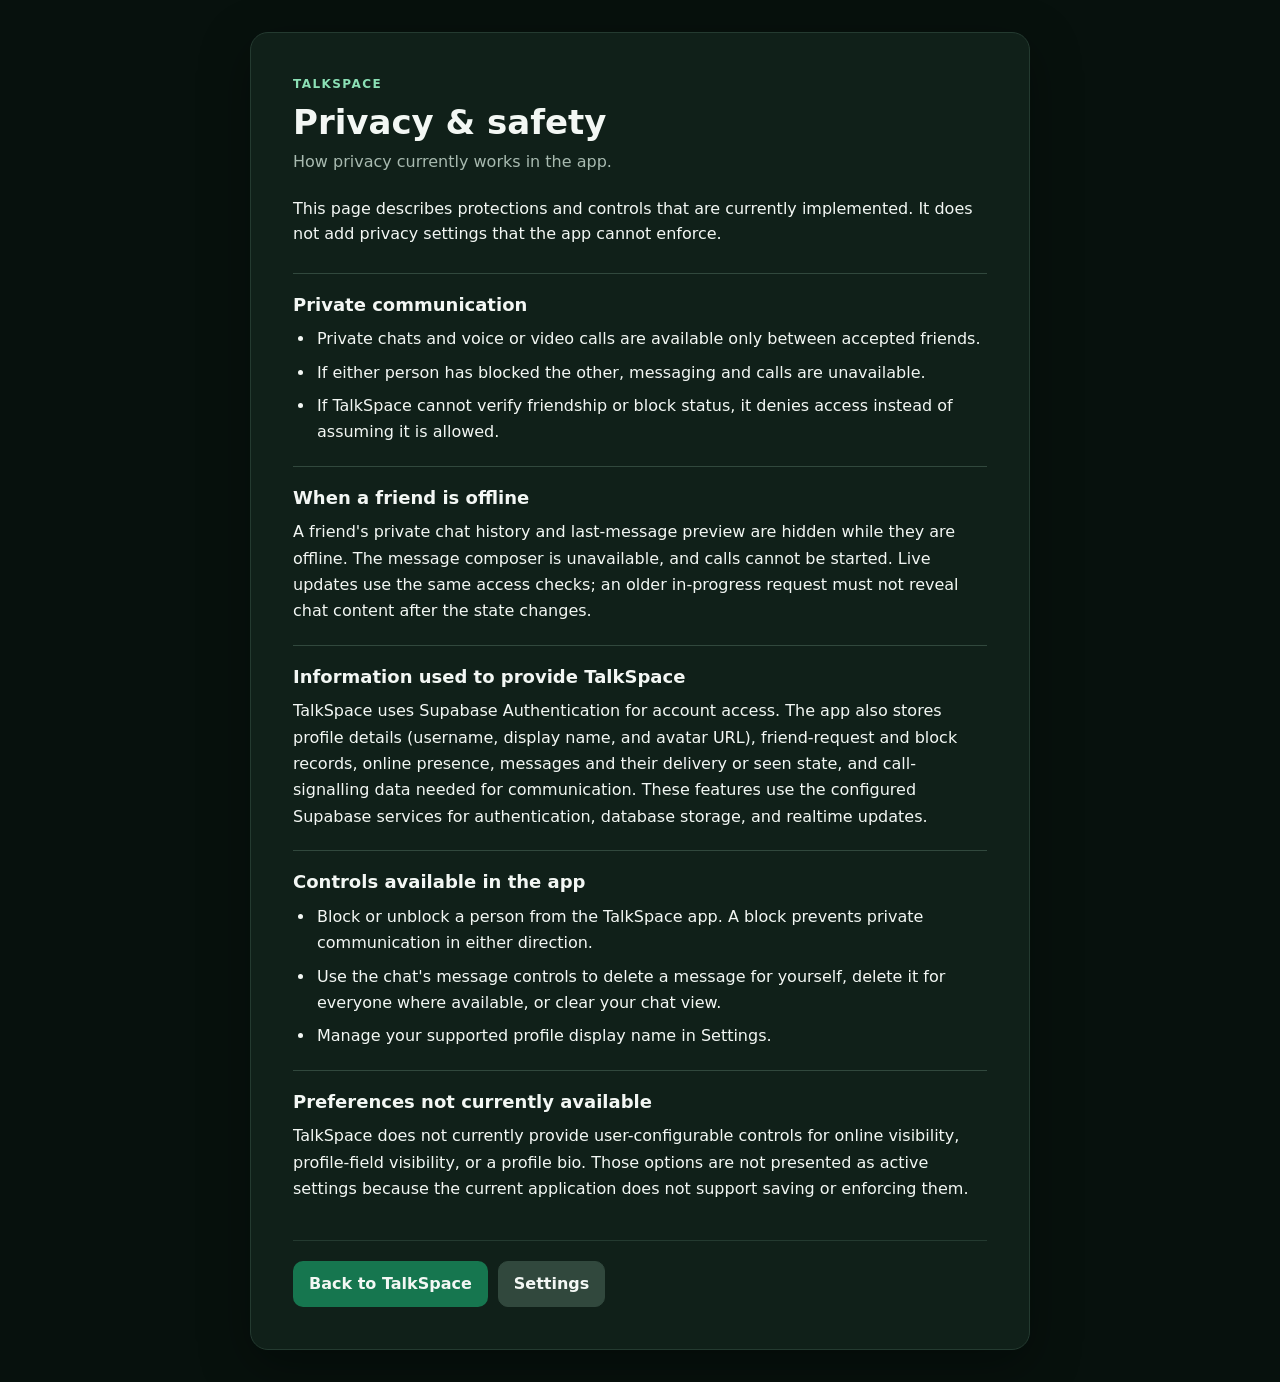
<file: privacy.html>
<!DOCTYPE html>
<html lang="en">

<head>
    <meta charset="UTF-8">
    <meta name="viewport" content="width=device-width, initial-scale=1.0">
    <meta name="theme-color" content="#07110d">
    <title>Privacy - TalkSpace</title>
    <link rel="stylesheet" href="./src/style.css">
</head>

<body class="privacy-page">
    <main class="card privacy-card" aria-labelledby="privacyTitle">
        <header class="privacy-header">
            <p class="privacy-eyebrow">TalkSpace</p>
            <h1 id="privacyTitle">Privacy &amp; safety</h1>
            <p class="subtitle">How privacy currently works in the app.</p>
        </header>

        <p class="privacy-intro">
            This page describes protections and controls that are currently implemented.
            It does not add privacy settings that the app cannot enforce.
        </p>

        <section class="privacy-section" aria-labelledby="privateCommunicationTitle">
            <h2 id="privateCommunicationTitle">Private communication</h2>
            <ul>
                <li>Private chats and voice or video calls are available only between accepted friends.</li>
                <li>If either person has blocked the other, messaging and calls are unavailable.</li>
                <li>If TalkSpace cannot verify friendship or block status, it denies access instead of assuming it is allowed.</li>
            </ul>
        </section>

        <section class="privacy-section" aria-labelledby="offlinePrivacyTitle">
            <h2 id="offlinePrivacyTitle">When a friend is offline</h2>
            <p>
                A friend's private chat history and last-message preview are hidden while they are offline.
                The message composer is unavailable, and calls cannot be started. Live updates use the same
                access checks; an older in-progress request must not reveal chat content after the state changes.
            </p>
        </section>

        <section class="privacy-section" aria-labelledby="informationTitle">
            <h2 id="informationTitle">Information used to provide TalkSpace</h2>
            <p>
                TalkSpace uses Supabase Authentication for account access. The app also stores profile details
                (username, display name, and avatar URL), friend-request and block records, online presence,
                messages and their delivery or seen state, and call-signalling data needed for communication.
                These features use the configured Supabase services for authentication, database storage, and
                realtime updates.
            </p>
        </section>

        <section class="privacy-section" aria-labelledby="controlsTitle">
            <h2 id="controlsTitle">Controls available in the app</h2>
            <ul>
                <li>Block or unblock a person from the TalkSpace app. A block prevents private communication in either direction.</li>
                <li>Use the chat's message controls to delete a message for yourself, delete it for everyone where available, or clear your chat view.</li>
                <li>Manage your supported profile display name in Settings.</li>
            </ul>
        </section>

        <section class="privacy-section" aria-labelledby="unavailableTitle">
            <h2 id="unavailableTitle">Preferences not currently available</h2>
            <p>
                TalkSpace does not currently provide user-configurable controls for online visibility,
                profile-field visibility, or a profile bio. Those options are not presented as active settings
                because the current application does not support saving or enforcing them.
            </p>
        </section>

        <nav class="privacy-navigation" aria-label="TalkSpace pages">
            <a class="privacy-link" href="./index.html">Back to TalkSpace</a>
            <a class="privacy-link privacy-link-secondary" href="./setting.html">Settings</a>
        </nav>
    </main>
</body>

</html>
</file>
<file: src/style.css>
:root {
    color-scheme: dark;

    /* Evergreen surfaces and semantic colors. */
    --color-page: #07110d;
    --color-navigation: #0b1712;
    --color-chat: #0a1510;
    --color-surface: #102019;
    --color-surface-raised: #13231c;
    --color-surface-control: #14271e;
    --color-surface-hover: #1a3227;
    --color-message-own: #176d49;
    --color-primary: #16764f;
    --color-primary-hover: #198359;
    --color-primary-pressed: #125e40;
    --color-text: #f3f7f4;
    --color-muted: #a8bab0;
    --color-border: #31483d;
    --color-border-subtle: #243a30;
    --color-border-hover: #486555;
    --color-focus: #8be0b5;
    --color-success: #8be0b5;
    --color-warning: #e8c875;
    --color-danger: #ff9a9a;
    --color-danger-surface: #a93636;
    --color-danger-hover: #b94747;
    --color-call-backdrop: rgba(0, 0, 0, 0.78);
    --color-disabled-surface: #1a2821;
    --color-disabled-text: #91a097;

    /* Compact spacing, type, shape, and elevation scales. */
    --space-1: 4px;
    --space-2: 8px;
    --space-3: 12px;
    --space-4: 16px;
    --space-6: 24px;
    --radius-control: 10px;
    --radius-card: 18px;
    --radius-bubble: 16px;
    --font-sans: system-ui, -apple-system, BlinkMacSystemFont, "Segoe UI", sans-serif;
    --text-xs: 0.75rem;
    --text-sm: 0.875rem;
    --text-base: 1rem;
    --text-lg: 1.125rem;
    --text-title: clamp(1.875rem, 4vw, 2.125rem);
    --shadow-card: 0 15px 50px rgba(0, 0, 0, 0.35);
    --shadow-popover: 0 10px 30px rgba(0, 0, 0, 0.38);
    --shadow-overlay: 0 20px 60px rgba(0, 0, 0, 0.48);
}

* {
    box-sizing: border-box;
}

body {
    margin: 0;
    font-family: var(--font-sans);
    font-size: var(--text-base);
    line-height: 1.5;
    background: var(--color-page);
    color: var(--color-text);
}

button {
    min-height: 40px;
    padding: var(--space-2) var(--space-3);
    border: 1px solid var(--color-border);
    border-radius: var(--radius-control);
    cursor: pointer;
    background: var(--color-surface-raised);
    color: var(--color-text);
    font: inherit;
    font-size: var(--text-sm);
    font-weight: 600;
    line-height: 1.25;
    transition: background-color 120ms ease, border-color 120ms ease, color 120ms ease, transform 120ms ease;
}

button:not(:disabled):hover {
    border-color: var(--color-border);
    background: var(--color-surface-hover);
}

button:not(:disabled):active {
    transform: translateY(1px);
    background: var(--color-surface-control);
}

button:disabled {
    cursor: not-allowed;
    border-color: var(--color-border-subtle);
    background: var(--color-disabled-surface);
    color: var(--color-disabled-text);
    opacity: 1;
}

:where(button, a, input, textarea, select, [tabindex]:not([tabindex="-1"])):focus-visible {
    outline: 3px solid var(--color-focus);
    outline-offset: 2px;
}

button:where(
    #showSignupBtn,
    #showLoginBtn,
    #sendOtpBtn,
    #verifyOtpBtn,
    #createAccountBtn,
    #loginBtn,
    #sendMessageBtn,
    #callBtn,
    #videoCallBtn,
    #acceptCallBtn,
    #saveBtn,
    #friendRequestBtn[data-action="send"],
    .openFriendBtn,
    .acceptRequestBtn,
    .privacy-link
) {
    border-color: transparent;
    background: var(--color-primary);
    color: var(--color-text);
}

button:where(
    #showSignupBtn,
    #showLoginBtn,
    #sendOtpBtn,
    #verifyOtpBtn,
    #createAccountBtn,
    #loginBtn,
    #sendMessageBtn,
    #callBtn,
    #videoCallBtn,
    #acceptCallBtn,
    #saveBtn,
    #friendRequestBtn[data-action="send"],
    .openFriendBtn,
    .acceptRequestBtn,
    .privacy-link
):not(:disabled):hover {
    border-color: transparent;
    background: var(--color-primary-hover);
}

button:where(
    #showSignupBtn,
    #showLoginBtn,
    #sendOtpBtn,
    #verifyOtpBtn,
    #createAccountBtn,
    #loginBtn,
    #sendMessageBtn,
    #callBtn,
    #videoCallBtn,
    #acceptCallBtn,
    #saveBtn,
    #friendRequestBtn[data-action="send"],
    .openFriendBtn,
    .acceptRequestBtn,
    .privacy-link
):not(:disabled):active {
    background: var(--color-primary-pressed);
}

button:where(
    #rejectCallBtn,
    #hangupCallBtn,
    #deleteSelectedMessages,
    #contextDeleteMessage,
    #contextDeleteForMe,
    #contextDeleteForEveryone,
    #friendRequestBtn[data-action="remove"],
    .rejectRequestBtn
) {
    border-color: transparent;
    background: var(--color-danger-surface);
    color: var(--color-text);
}

button:is(#rejectCallBtn, #hangupCallBtn, #deleteSelectedMessages, #contextDeleteMessage, #contextDeleteForMe, #contextDeleteForEveryone, #friendRequestBtn[data-action="remove"], .rejectRequestBtn):not(:disabled):hover {
    border-color: transparent;
    background: var(--color-danger-hover);
}

input,
textarea,
select {
    width: 100%;
    min-height: 42px;
    padding: 10px var(--space-3);
    margin: 7px 0;
    border: 1px solid var(--color-border);
    border-radius: var(--radius-control);
    background: var(--color-surface-control);
    color: var(--color-text);
    font: inherit;
    font-size: var(--text-base);
    transition: border-color 120ms ease, box-shadow 120ms ease, background-color 120ms ease;
}

input::placeholder,
textarea::placeholder {
    color: var(--color-muted);
    opacity: 0.82;
}

input:hover:not(:disabled),
textarea:hover:not(:disabled),
select:hover:not(:disabled) {
    border-color: var(--color-border-hover);
}

input:focus-visible,
textarea:focus-visible,
select:focus-visible {
    border-color: var(--color-focus);
    background: var(--color-surface);
    box-shadow: 0 0 0 2px rgba(139, 224, 181, 0.16);
}

input:disabled,
textarea:disabled,
select:disabled {
    cursor: not-allowed;
    border-color: var(--color-border-subtle);
    background: var(--color-disabled-surface);
    color: var(--color-disabled-text);
    opacity: 1;
}

h1,
h2,
h3 {
    line-height: 1.25;
    overflow-wrap: anywhere;
}

h1 {
    font-size: var(--text-title);
}

h2 {
    font-size: var(--text-lg);
}

small,
.messageTime,
.messageMeta,
.personUsername,
.settings-note {
    font-size: var(--text-xs);
}

a {
    color: var(--color-focus);
    text-underline-offset: 0.18em;
}

button:focus-visible,
a:focus-visible {
    position: relative;
    z-index: 1;
}

.hidden {
    display: none !important;
}

.screen {
    min-height: 100vh;
}

.card {
    width: min(430px, 92%);
    margin: 60px auto;
    padding: 30px;
    border-radius: var(--radius-card);
    background: var(--color-surface);
    box-shadow: var(--shadow-card);
}

.card h1 {
    margin-bottom: 5px;
    font-size: var(--text-title);
}

.subtitle {
    color: var(--color-muted);
}

.card button {
    width: 100%;
    margin-top: 8px;
}

hr {
    border: 0;
    border-top: 1px solid var(--color-border-subtle);
    margin: 25px 0;
}

#authMessage {
    min-height: 20px;
    color: var(--color-success);
}

.topbar {
    height: 65px;
    display: flex;
    justify-content: space-between;
    align-items: center;
    gap: var(--space-4);
    padding: 0 24px;
    border-bottom: 1px solid var(--color-border-subtle);
    background: var(--color-navigation);
}

.accountMenu {
    position: relative;
    flex: 0 0 auto;
}

.accountButton {
    display: inline-flex;
    width: 42px;
    min-width: 42px;
    height: 42px;
    min-height: 42px;
    align-items: center;
    justify-content: center;
    margin: 0;
    padding: 0;
    border-radius: 50%;
    background: var(--color-surface-raised);
    color: var(--color-text);
    font-weight: 700;
}

.accountPopover {
    position: absolute;
    z-index: 30;
    top: calc(100% + 8px);
    right: 0;
    display: grid;
    width: max-content;
    min-width: 196px;
    max-width: calc(100vw - 24px);
    gap: 4px;
    padding: 7px;
    border: 1px solid var(--color-border-subtle);
    border-radius: var(--radius-control);
    background: var(--color-surface);
    box-shadow: var(--shadow-card);
}

.accountPopover button {
    min-height: 42px;
    margin: 0;
    border-color: transparent;
    border-radius: 8px;
    background: transparent;
    text-align: left;
}

.accountPopover button:hover,
.accountPopover button:focus-visible {
    background: var(--color-surface-raised);
}

.topbar > div:first-child {
    display: flex;
    min-width: 0;
    align-items: center;
    gap: var(--space-3);
}

.topbar > div:first-child strong {
    font-size: var(--text-lg);
    letter-spacing: 0.01em;
}

#onlineStatus {
    flex: 0 0 auto;
    padding: 3px 9px;
    border: 1px solid var(--color-border-subtle);
    border-radius: 999px;
    color: var(--color-success);
    font-size: var(--text-xs);
}

.layout {
    display: grid;
    grid-template-columns: minmax(238px, 280px) minmax(0, 1fr);
    height: calc(100vh - 65px);
    height: calc(100dvh - 65px);
    min-height: 0;
    gap: 12px;
    padding: 12px 16px 16px;
}

.sidebar {
    display: flex;
    flex-direction: column;
    min-width: 0;
    padding: 18px 14px;
    border: 1px solid var(--color-border-subtle);
    border-radius: var(--radius-card);
    background: var(--color-navigation);
    overflow-y: auto;
}

.sidebarSearch h2 {
    margin: 0 0 14px;
    font-size: var(--text-lg);
}

.sidebarSearchLabel {
    display: block;
    margin-bottom: 3px;
    color: var(--color-muted);
    font-size: var(--text-xs);
    font-weight: 650;
    letter-spacing: 0.035em;
}

.sidebarSearch input {
    margin: 4px 0 8px;
}

.sidebarNavigation {
    display: grid;
    gap: 24px;
    margin-top: 10px;
    padding-top: 16px;
    border-top: 1px solid var(--color-border-subtle);
}

.dashboardLogout {
    position: fixed;
    z-index: 20;
    right: 24px;
    bottom: calc(16px + env(safe-area-inset-bottom));
    display: none;
    min-height: 48px;
    margin: 0;
    padding: 11px 18px;
    border-color: transparent;
    border-radius: 999px;
    background: var(--color-danger-surface);
    color: var(--color-text);
    box-shadow: var(--shadow-popover);
}

#mainScreen[data-current-view="home"] > .dashboardLogout {
    display: inline-flex;
    align-items: center;
    justify-content: center;
}

#mainScreen[data-current-view="home"] > .dashboardLogout:hover:not(:disabled) {
    border-color: transparent;
    background: var(--color-danger-hover);
}

.sidebarNavGroup {
    display: grid;
    gap: 5px;
}

.sidebarNavGroup h3 {
    display: flex;
    align-items: center;
    gap: 9px;
    margin: 0 0 5px;
    padding: 0 10px;
    color: var(--color-muted);
    font-size: var(--text-xs);
    font-weight: 750;
    letter-spacing: 0.11em;
    text-transform: uppercase;
}

.sidebarNavGroup h3::before {
    width: 16px;
    height: 2px;
    border-radius: 999px;
    background: var(--color-primary);
    content: "";
}

.sidebarNavGroup button {
    position: relative;
    display: flex;
    width: 100%;
    min-height: 42px;
    align-items: center;
    gap: 11px;
    margin: 0;
    padding: 9px 12px;
    border-color: transparent;
    border-radius: 11px;
    background: transparent;
    color: var(--color-muted);
    text-align: left;
    transition: background-color 120ms ease, border-color 120ms ease, color 120ms ease, box-shadow 120ms ease;
}

.navIcon {
    display: block;
    width: 19px;
    height: 19px;
    flex: 0 0 19px;
    fill: none;
    stroke: currentColor;
    stroke-width: 1.7;
    stroke-linecap: round;
    stroke-linejoin: round;
}

.sidebarNavGroup button > span {
    min-width: 0;
    flex: 1 1 auto;
}

.sidebarNavGroup button:hover:not(:disabled) {
    border-color: var(--color-border-subtle);
    background: var(--color-surface-raised);
    color: var(--color-text);
}

.sidebarNavGroup button.is-active,
.sidebarNavGroup button[aria-current="page"] {
    border-color: var(--color-border);
    background: var(--color-surface-raised);
    color: var(--color-success);
    font-weight: 700;
    box-shadow: inset 3px 0 0 var(--color-success), 0 2px 8px rgba(0, 0, 0, 0.12);
}

.sidebarNavGroup button:focus-visible {
    z-index: 1;
}

.mobileBackButton {
    display: none;
}

.chatArea {
    display: flex;
    min-width: 0;
    min-height: 0;
    flex-direction: column;
    overflow: hidden;
    border: 1px solid var(--color-border-subtle);
    border-radius: var(--radius-card);
    background: var(--color-chat);
}

.emptyState {
    width: min(460px, calc(100% - 40px));
    margin: auto;
    padding: 24px 20px;
    text-align: center;
    color: var(--color-muted);
}

#emptyChat.emptyState {
    width: min(900px, calc(100% - 40px));
}

.homeDashboardContent {
    display: grid;
    justify-items: center;
    gap: 12px;
    width: min(720px, 100%);
    margin: auto;
    padding: clamp(24px, 5vw, 46px) clamp(18px, 5vw, 44px);
    border: 1px solid var(--color-border-subtle);
    border-radius: 22px;
    background: var(--color-navigation);
}

.emptyStateMark {
    display: grid;
    width: 44px;
    height: 44px;
    place-items: center;
    margin: 0 auto 2px;
    border: 1px solid var(--color-border);
    border-radius: 15px;
    background: var(--color-surface-raised);
    color: var(--color-success);
    font-size: 1.2rem;
    font-weight: 800;
    letter-spacing: -0.04em;
}

.homeEyebrow {
    margin: 0;
    color: var(--color-success);
    font-size: var(--text-xs);
    font-weight: 750;
    letter-spacing: 0.12em;
}

.emptyState h2 {
    margin: 0;
    color: var(--color-text);
    font-size: clamp(1.45rem, 2.6vw, 1.85rem);
    letter-spacing: -0.025em;
}

.emptyState p,
.homeSubtitle {
    max-width: 34ch;
    margin: 0;
    line-height: 1.65;
}

.homeQuickActions {
    display: grid;
    grid-template-columns: repeat(4, minmax(0, 1fr));
    width: 100%;
    gap: 8px;
    margin-top: 8px;
}

.homeQuickAction {
    display: inline-flex;
    min-width: 0;
    min-height: 46px;
    align-items: center;
    justify-content: center;
    gap: 8px;
    margin: 0;
    padding: 9px 11px;
    border-color: var(--color-border-subtle);
    border-radius: 11px;
    background: var(--color-surface);
    color: var(--color-text);
    white-space: nowrap;
}

.homeQuickAction .navIcon {
    width: 17px;
    height: 17px;
    flex-basis: 17px;
}

.homeQuickAction.is-primary {
    border-color: transparent;
    background: var(--color-primary);
}

.homeQuickAction.is-primary:hover:not(:disabled) {
    border-color: transparent;
    background: var(--color-primary-hover);
}

.chatArea > .panel:not(.hidden) {
    width: min(920px, calc(100% - 48px));
    max-height: calc(100% - 40px);
    margin: auto;
    padding: clamp(20px, 3vw, 32px);
    overflow: auto;
    border: 1px solid var(--color-border-subtle);
    border-radius: var(--radius-card);
    background: var(--color-surface);
}

#findPeoplePanel:not(.hidden),
#profilePanel:not(.hidden),
#publicProfilePanel:not(.hidden),
#settingsPanel:not(.hidden),
#privacyPanel:not(.hidden) {
    display: flex;
    min-height: 0;
    flex-direction: column;
    overflow: hidden;
}

.findPeopleContent,
.publicProfileContent,
.settingsPanelContent,
.privacyPanelContent {
    min-height: 0;
    flex: 1 1 auto;
    padding: 16px;
    overflow-y: auto;
    overscroll-behavior: contain;
}

.findPeopleContent {
    display: flex;
    flex-direction: column;
    gap: 8px;
}

.publicProfileContent {
    display: flex;
    align-items: center;
    justify-content: center;
}

.publicProfileMessage {
    width: min(480px, 100%);
    color: var(--color-muted);
    text-align: center;
}

.publicProfileDetails {
    display: grid;
    justify-items: center;
    gap: 8px;
    width: min(480px, 100%);
    margin: auto;
    padding: 24px 20px;
    border: 1px solid var(--color-border-subtle);
    border-radius: var(--radius-card);
    background: var(--color-surface-raised);
    text-align: center;
}

.publicProfileDetails h3,
.publicProfileDetails p {
    max-width: 100%;
    margin: 0;
    overflow-wrap: anywhere;
}

.publicProfileDetails h3 {
    font-size: var(--text-lg);
}

.publicProfileMeta {
    margin: 0;
    padding: 6px 11px;
    border: 1px solid var(--color-border-subtle);
    border-radius: 999px;
    background: var(--color-navigation);
    color: var(--color-muted);
    font-size: var(--text-sm);
}

.profileAvatar {
    display: inline-flex;
    flex: 0 0 auto;
    align-items: center;
    justify-content: center;
    width: 88px;
    height: 88px;
    overflow: hidden;
    border: 1px solid var(--color-border);
    border-radius: 50%;
    background: var(--color-navigation);
    color: var(--color-focus);
    font-size: 1.7rem;
    font-weight: 700;
}

.profileAvatar img {
    display: block;
    width: 100%;
    height: 100%;
    object-fit: cover;
}

.profileAvatarSmall {
    width: 40px;
    height: 40px;
    font-size: var(--text-base);
}

.userResult {
    display: grid;
    grid-template-columns: minmax(0, 1fr) auto;
    align-items: center;
    width: 100%;
    min-width: 0;
    min-height: 56px;
    gap: 8px;
    margin: 0;
    padding: 5px 7px;
    border: 1px solid transparent;
    border-radius: var(--radius-control);
    background: transparent;
    color: var(--color-text);
    transition: background-color 120ms ease, border-color 120ms ease;
}

.userResult:hover,
.userResult:focus-within {
    border-color: var(--color-border-subtle);
    background: var(--color-surface-raised);
}

.userProfileTrigger,
.friendProfileTrigger {
    display: inline-flex;
    align-items: center;
    min-width: 0;
    gap: 10px;
    margin: 0;
    border-color: transparent;
    background: transparent;
    color: inherit;
    text-align: left;
}

.userProfileTrigger {
    width: 100%;
    min-height: 44px;
    padding: 3px 5px;
}

.userResultIdentity,
.friendProfileText {
    display: grid;
    min-width: 0;
    gap: 2px;
    overflow-wrap: anywhere;
}

.userResultIdentity .personUsername,
.friendProfileText .personUsername {
    font-weight: 400;
}

.userProfileAction {
    flex: 0 0 auto;
    margin-left: auto;
    color: var(--color-focus);
    font-size: var(--text-xs);
    font-weight: 650;
    white-space: nowrap;
}

.userResultOpenChat {
    min-height: 40px;
    margin: 0;
    border-color: transparent;
    background: var(--color-primary);
    color: var(--color-text);
    white-space: nowrap;
}

.userResultOpenChat:hover:not(:disabled) {
    border-color: transparent;
    background: var(--color-primary-hover);
}

.friendProfileTrigger {
    width: 100%;
    min-height: 44px;
    padding: 2px 4px;
}

.friendProfileTrigger:hover:not(:disabled) {
    border-color: transparent;
    background: transparent;
}

.findPeopleContent input {
    flex: 0 0 auto;
    margin: 0;
}

#userResults {
    display: grid;
    align-content: start;
    gap: 4px;
    min-height: 0;
    flex: 1 1 auto;
    overflow-y: auto;
    overscroll-behavior: contain;
}

#profilePanel .profile-card {
    margin: 16px;
    overflow-y: auto;
}

.settingsPanelContent {
    display: grid;
    align-content: start;
    gap: 10px;
}

.settingsPanelContent .subtitle,
.settingsPanelContent > p:not(.subtitle, .settings-note, .settings-message) {
    margin: 0;
}

.settingsPanelContent input,
.settingsPanelContent textarea {
    margin: 0;
}

.settingsPanelContent textarea {
    min-height: 76px;
}

.settingsPanelContent > button {
    min-height: 44px;
    margin: 0;
}

.settingsPanelContent hr {
    width: 100%;
    margin: 10px 0 2px;
}

.settingsPanelContent h3 {
    margin: 0;
}

.privacyPanelContent {
    line-height: 1.55;
}

.privacyPanelContent > .subtitle,
.privacyPanelContent > .privacy-intro {
    margin-top: 0;
}

.privacyPanelContent .privacy-section h3 {
    margin: 0 0 8px;
    font-size: var(--text-base);
}

#friendRequestsPanel:not(.hidden) {
    display: flex;
    width: 100%;
    height: 100%;
    min-height: 0;
    flex: 1 1 auto;
    flex-direction: column;
    max-height: none;
    margin: 0;
    padding: 0;
    overflow: hidden;
    border: 0;
    border-radius: 0;
    background: var(--color-chat);
}

.peoplePanelHeader {
    display: flex;
    min-height: 64px;
    flex: 0 0 auto;
    align-items: center;
    gap: 14px;
    padding: 10px 18px;
    border-bottom: 1px solid var(--color-border-subtle);
    background: var(--color-surface);
}

.peoplePanelHeader h2 {
    min-width: 0;
    margin: 0;
}

.peoplePanelHeader button {
    min-height: 44px;
    flex: 0 0 auto;
    margin: 0;
}

#chatPanel:not(.hidden) {
    display: flex;
    min-width: 0;
    min-height: 0;
    flex: 1 1 auto;
    flex-direction: column;
}

.chatHeader {
    display: flex;
    flex-wrap: wrap;
    justify-content: space-between;
    align-items: center;
    gap: 12px;
    padding: 16px 18px;
    border-bottom: 1px solid var(--color-border-subtle);
    background: var(--color-surface);
}

.chatHeader > div:first-of-type {
    flex: 1 1 180px;
    min-width: 0;
    overflow-wrap: anywhere;
}

.chatHeader > div:last-child {
    display: flex;
    flex: 1 1 460px;
    min-width: 0;
    flex-wrap: wrap;
    justify-content: flex-end;
    gap: 6px;
}

.chatHeader > div:last-child button {
    flex: 0 1 auto;
    min-width: 0;
    min-height: 42px;
    margin: 0;
    white-space: normal;
    overflow-wrap: anywhere;
}

.chatHeader > div:last-child #friendRequestBtn {
    gap: 7px;
    padding: 8px 11px;
    white-space: nowrap;
}

.friendRequestIcon {
    display: block;
    width: 20px;
    height: 20px;
    flex: 0 0 20px;
    fill: none;
    stroke: currentColor;
    stroke-width: 1.8;
    stroke-linecap: round;
    stroke-linejoin: round;
}

.friendRequestMinus {
    display: none;
}

#friendRequestBtn[data-action="remove"] .friendRequestPlus {
    display: none;
}

#friendRequestBtn[data-action="remove"] .friendRequestMinus {
    display: inline;
}

#chatManagementActions {
    display: contents;
}

.chatCallButtonIcon {
    display: none;
}

#chatMoreMenu {
    width: min(240px, calc(100vw - 16px));
    max-height: min(70vh, 420px);
    overflow-y: auto;
}

#chatUserName,
#chatUserStatus,
#blockedUserIndicator,
#typingIndicator {
    overflow-wrap: anywhere;
}

#chatUserStatus {
    display: block;
    margin-top: 4px;
    color: var(--color-success);
    font-size: var(--text-xs);
}

#messages {
    display: flex;
    flex-direction: column;
    align-items: flex-start;
    min-height: 0;
    flex: 1 1 auto;
    padding: 20px;
    overflow-y: auto;
    overscroll-behavior: contain;
}

.conversationState {
    display: grid;
    justify-items: center;
    gap: var(--space-2);
    width: min(100%, 440px);
    margin: auto;
    padding: 24px;
    border: 1px solid var(--color-border-subtle);
    border-radius: var(--radius-card);
    background: var(--color-surface);
    color: var(--color-muted);
    text-align: center;
}

.conversationState strong {
    color: var(--color-text);
    font-size: var(--text-base);
}

#messages[data-state="loading"] .conversationState::before {
    width: 8px;
    height: 8px;
    margin-bottom: var(--space-2);
    border-radius: 50%;
    background: var(--color-success);
    content: "";
}

#messages[data-state="error"] .conversationState {
    border-color: var(--color-danger);
}

#messages[data-state="error"] .conversationState strong {
    color: var(--color-danger);
}

#messages[data-state="unavailable"] .emptyState,
#messages[data-state="offline"] .emptyState {
    align-self: center;
    border: 1px solid var(--color-border-subtle);
    border-radius: var(--radius-card);
    background: var(--color-surface);
}

#typingIndicator:not(.hidden) {
    align-self: flex-start;
    margin: 8px 20px 2px;
    padding: 7px 12px;
    border: 1px solid var(--color-border-subtle);
    border-radius: var(--radius-bubble) var(--radius-bubble) var(--radius-bubble) 5px;
    background: var(--color-surface-raised);
    color: var(--color-muted);
    font-size: var(--text-xs);
}

@media (min-width: 701px) and (max-width: 900px) {
    .layout {
        grid-template-columns: 238px minmax(0, 1fr);
        gap: 10px;
        padding: 10px;
    }

    .sidebar {
        padding: 16px 12px;
    }
}

.message {
    max-width: min(76%, 680px);
    width: fit-content;
    min-width: 0;
    padding: 11px 15px;
    margin: 0 0 7px;
    border-radius: var(--radius-bubble) var(--radius-bubble) var(--radius-bubble) 5px;
    border: 1px solid var(--color-border-subtle);
    background: var(--color-surface-raised);
    color: var(--color-text);
    line-height: 1.5;
    word-wrap: break-word;
    overflow-wrap: anywhere;
    box-shadow: none;
}

.message + .message { margin-top: 0; }
.message.own + .message.own,
.message:not(.own) + .message:not(.own) { margin-top: -3px; }
.message.own + .message:not(.own),
.message:not(.own) + .message.own { margin-top: 5px; }
.message:not(.own) + .message:not(.own) { border-top-left-radius: 6px; }
.message.own + .message.own { border-top-right-radius: 6px; }

.message.own {
    align-self: flex-end;
    margin-left: 0;
    border-radius: var(--radius-bubble) var(--radius-bubble) 5px var(--radius-bubble);
    background: var(--color-message-own);
    color: var(--color-text);
}

.messageTime {

    margin-top: 4px;

    font-size: var(--text-xs);

    color: var(--color-muted);
    opacity: 1;
    text-align: right;
    line-height: 1;
}

.messageStatus {
    margin-left: 5px;
    color: var(--color-success);
    font-weight: 700;
}

.messageMeta {
    font-size: var(--text-xs);
    opacity: 1;
    margin-top: 4px;
}

.messageBox {
    display: flex;
    gap: 8px;
    padding: 14px 16px;
    border-top: 1px solid var(--color-border-subtle);
    background: var(--color-surface);
}

.messageBox input {
    min-width: 0;
    margin: 0;
}

.messageBox button {
    width: auto;
}

.person {
    padding: 12px;
    margin: 6px 0;
    border-radius: var(--radius-control);
    background: var(--color-surface-raised);
    cursor: pointer;
}

.person:hover {
    background: var(--color-surface-hover);
}

.personName {
    font-weight: 600;
}

.personUsername {
    color: var(--color-muted);
    font-size: var(--text-xs);
}

.requestActions {
    display: flex;
    gap: 5px;
    margin-top: 8px;
}

.requestActions button {
    flex: 1;
}

/* Stage 3: shared people-row and panel presentation. */
#friendRequestsList {
    display: grid;
    align-content: start;
    gap: 10px;
    min-width: 0;
    min-height: 0;
    flex: 1 1 auto;
    padding: 16px;
    overflow-x: hidden;
    overflow-y: auto;
    overscroll-behavior: contain;
}

.friendGroupHeading {
    position: sticky;
    z-index: 1;
    top: 0;
    grid-column: 1 / -1;
    margin: 0;
    padding: 7px 4px 3px;
    background: var(--color-chat);
    color: var(--color-muted);
    font-size: var(--text-xs);
    font-weight: 700;
    letter-spacing: 0.075em;
    text-transform: uppercase;
}

#friendRequestsList > p,
#userResults > p,
.listFeedback {
    margin: 0;
    padding: 13px 14px;
    border: 1px solid var(--color-border-subtle);
    border-radius: var(--radius-control);
    background: var(--color-surface-raised);
    color: var(--color-muted);
    line-height: 1.5;
    overflow-wrap: anywhere;
}

.listFeedback {
    display: grid;
    justify-items: center;
    gap: 5px;
    padding: 20px 16px;
    text-align: center;
}

.listFeedback strong {
    color: var(--color-text);
    font-size: var(--text-base);
}

.listFeedback span {
    max-width: 36ch;
}

.listFeedback .emptyStateAction {
    min-height: 42px;
    margin-top: 5px;
}

.friend-item,
.friend-request-item,
.blocked-user-item {
    min-width: 0;
    border: 1px solid var(--color-border-subtle);
    border-radius: var(--radius-control);
    background: var(--color-surface);
    color: var(--color-text);
    transition: background-color 120ms ease, border-color 120ms ease;
}

.friend-item {
    display: grid;
    gap: 10px;
    padding: 12px;
    transition: background-color 120ms ease, border-color 120ms ease;
}

.is-friends-view .friend-item {
    grid-template-columns: minmax(0, 1fr) auto;
    align-items: center;
    gap: 6px 10px;
    padding: 9px 11px;
}

.is-friends-view .friendIdentity {
    grid-column: 1;
    grid-row: 1;
}

.is-friends-view .friend-item .lastMessagePreview {
    grid-column: 1 / -1;
    -webkit-line-clamp: 1;
}

.is-friends-view .friend-item .openFriendBtn {
    grid-column: 2;
    grid-row: 1;
    width: auto;
    min-width: 88px;
    margin: 0;
}

.friend-item:hover,
.friend-item:focus-within,
.friend-request-item:hover,
.friend-request-item:focus-within,
.blocked-user-item:hover,
.blocked-user-item:focus-within {
    border-color: var(--color-border-hover);
    background: var(--color-surface-raised);
}

.friend-item.is-selected {
    border-color: var(--color-focus);
    background: var(--color-surface-raised);
    box-shadow: inset 3px 0 0 var(--color-success);
}

.friendIdentity {
    display: grid;
    grid-template-columns: minmax(0, 1fr) auto;
    align-items: center;
    gap: 6px 10px;
    min-width: 0;
}

.friendIdentityMain {
    display: grid;
    gap: 2px;
    min-width: 0;
}

.unreadBadge {
    display: inline-flex;
    align-items: center;
    justify-content: center;
    min-width: 22px;
    min-height: 22px;
    padding: 2px 7px;
    border: 1px solid var(--color-success);
    border-radius: 999px;
    background: var(--color-primary);
    color: var(--color-text);
    font-size: var(--text-xs);
    font-weight: 700;
    line-height: 1;
    white-space: nowrap;
}

.friendIdentity .personName,
.requestIdentity strong,
.blockedIdentity .personName {
    min-width: 0;
    font-size: var(--text-base);
    line-height: 1.35;
    overflow-wrap: anywhere;
}

.friendIdentity .personUsername,
.requestIdentity .personUsername,
.blockedIdentity .personUsername {
    min-width: 0;
    overflow-wrap: anywhere;
}

.friendPresence {
    display: inline-flex;
    align-items: center;
    gap: 6px;
    padding: 3px 8px;
    border: 1px solid var(--color-border-subtle);
    border-radius: 999px;
    background: var(--color-navigation);
    color: var(--color-muted);
    font-size: var(--text-xs);
    white-space: nowrap;
}

.friendPresence[data-state="online"] {
    color: var(--color-success);
}

.friendPresence[data-state="unavailable"] {
    color: var(--color-warning);
}

.presenceDot {
    width: 7px;
    height: 7px;
    flex: 0 0 auto;
    border-radius: 50%;
    background: currentColor;
}

.lastMessagePreview {
    display: -webkit-box;
    margin: 0;
    overflow: hidden;
    color: var(--color-muted);
    font-size: var(--text-sm);
    line-height: 1.45;
    overflow-wrap: anywhere;
    -webkit-box-orient: vertical;
    -webkit-line-clamp: 2;
}

.friend-item .openFriendBtn {
    width: 100%;
    min-height: 44px;
    margin: 0;
    text-align: left;
}

.friend-item .openFriendBtn[aria-current="page"] {
    border-color: var(--color-border-hover);
    background: var(--color-surface-control);
}

.friend-request-item {
    display: grid;
    grid-template-columns: minmax(0, 1fr) auto auto;
    align-items: center;
    gap: 7px 8px;
    padding: 12px;
}

.requestIdentity,
.requestDescription {
    grid-column: 1 / -1;
    min-width: 0;
    margin: 0;
    overflow-wrap: anywhere;
}

.requestIdentity {
    display: grid;
    gap: 2px;
}

.relationshipIdentity {
    display: flex;
    min-width: 0;
    align-items: center;
    gap: 11px;
}

.relationshipIdentity .profileAvatarSmall {
    width: 40px;
    height: 40px;
    font-size: var(--text-base);
}

.relationshipIdentityText {
    display: grid;
    min-width: 0;
    gap: 2px;
}

.relationshipIdentityText strong,
.relationshipIdentityText .personUsername {
    min-width: 0;
    overflow-wrap: anywhere;
}

.friend-request-item .relationshipIdentity {
    grid-column: 1 / -1;
}

.requestDescription {
    color: var(--color-muted);
    font-size: var(--text-sm);
}

.friend-request-item button {
    min-width: 92px;
    min-height: 44px;
    margin: 0;
}

.friend-request-item .acceptRequestBtn {
    grid-column: 2;
    border-color: transparent;
    background: var(--color-primary);
}

.friend-request-item .acceptRequestBtn:hover:not(:disabled) {
    border-color: transparent;
    background: var(--color-primary-hover);
}

.friend-request-item .rejectRequestBtn {
    grid-column: 3;
    border-color: var(--color-border);
    background: transparent;
    color: var(--color-danger);
}

.friend-request-item .rejectRequestBtn:hover:not(:disabled) {
    border-color: var(--color-danger);
    background: var(--color-surface-raised);
    color: var(--color-text);
}

.blocked-user-item {
    display: grid;
    grid-template-columns: minmax(0, 1fr) auto;
    align-items: center;
    gap: 12px;
    padding: 12px;
}

.blockedIdentity {
    display: flex;
    align-items: center;
    gap: 11px;
    min-width: 0;
}

.blockedIdentityText {
    display: grid;
    min-width: 0;
    gap: 3px;
}

.blockedDescription {
    color: var(--color-muted);
    font-size: var(--text-sm);
    overflow-wrap: anywhere;
}

.blocked-user-item .unblockUserBtn {
    min-width: 90px;
    min-height: 44px;
    margin: 0;
}

#friendRequestBtn[data-action="pending-outgoing"] {
    border-color: var(--color-border);
    background: var(--color-surface-raised);
    color: var(--color-muted);
}

.profile-card {
    display: grid;
    gap: 8px;
    padding: 16px;
    border: 1px solid var(--color-border-subtle);
    border-radius: var(--radius-control);
    background: var(--color-surface-raised);
}

.profile-card p {
    display: grid;
    grid-template-columns: minmax(110px, 0.4fr) minmax(0, 1fr);
    gap: 10px;
    margin: 0;
    padding-bottom: 8px;
    border-bottom: 1px solid var(--color-border-subtle);
    overflow-wrap: anywhere;
}

.profile-card p:last-child {
    padding-bottom: 0;
    border-bottom: 0;
}

.profile-card p strong {
    color: var(--color-muted);
}

.profile-card p:nth-child(2) span {
    color: var(--color-text);
    font-weight: 650;
}

#profilePanel > h2 {
    margin: 0 0 14px;
}

#profilePanel > button {
    margin-top: 14px;
}

@media (max-width: 700px) {

    .topbar {
        height: 56px;
        min-height: 56px;
        padding: 8px 12px;
    }

    .topbar > div:first-child {
        gap: 8px;
    }

    .topbar button {
        min-height: 44px;
        flex: 0 0 auto;
    }

    .layout {
        display: flex;
        flex-direction: column;
        height: auto;
        min-height: calc(100vh - 56px);
        overflow: visible;
        gap: 0;
        padding: 0;
    }

    .sidebar {
        min-height: 0;
    }

    .sidebarNavigation {
        flex: 1 1 auto;
    }

    .homeDashboardContent {
        padding: 25px 16px;
        border-radius: 18px;
    }

    .homeQuickActions {
        grid-template-columns: repeat(2, minmax(0, 1fr));
    }

    .homeQuickAction {
        min-height: 48px;
        padding: 8px;
        white-space: normal;
    }

    #mainScreen[data-current-view="home"] > .dashboardLogout {
        right: 12px;
        bottom: calc(12px + env(safe-area-inset-bottom));
        min-height: 48px;
        padding: 10px 16px;
    }

    #mainScreen[data-current-view="home"] .chatArea {
        padding-bottom: 72px;
    }

    #mainScreen[data-current-view]:not([data-current-view="home"]):not([data-current-view="chat"]) .layout {
        height: calc(100vh - 56px);
        height: calc(100dvh - 56px);
        min-height: 0;
        overflow: hidden;
    }

    #mainScreen[data-current-view]:not([data-current-view="home"]):not([data-current-view="chat"]) .sidebar {
        display: none;
    }

    #mainScreen[data-current-view]:not([data-current-view="home"]):not([data-current-view="chat"]) .chatArea {
        height: 100%;
        min-height: 0;
        flex: 1 1 auto;
        overflow: hidden;
    }

    #mainScreen[data-current-view]:not([data-current-view="home"]):not([data-current-view="chat"]) .chatArea > .panel:not(.hidden) {
        display: flex;
        width: 100%;
        height: 100%;
        min-height: 0;
        max-height: none;
        flex: 1 1 auto;
        flex-direction: column;
        margin: 0;
        padding: 0;
        overflow: hidden;
        border: 0;
        border-radius: 0;
    }

    #mainScreen[data-current-view]:not([data-current-view="home"]):not([data-current-view="chat"]) .peoplePanelHeader {
        min-height: 56px;
        gap: 10px;
        padding: 6px 12px;
    }

    #mainScreen[data-current-view]:not([data-current-view="home"]):not([data-current-view="chat"]) .peoplePanelHeader button {
        min-height: 44px;
        padding: 8px 10px;
    }

    #mainScreen[data-current-view]:not([data-current-view="home"]):not([data-current-view="chat"]) #friendRequestsList {
        width: 100%;
        min-height: 0;
        flex: 1 1 auto;
        overflow-y: auto;
    }

    .sidebar {
        width: 100%;
        padding: 14px 12px;
        border: 0;
        border-bottom: 1px solid var(--color-border-subtle);
        border-radius: 0;
        overflow: visible;
        background: var(--color-navigation);
    }

    .chatArea {
        width: 100%;
        min-width: 0;
        min-height: 70vh;
        min-height: 70dvh;
        border: 0;
        border-radius: 0;
    }

    .chatHeader {
        display: flex;
        height: 56px;
        min-height: 56px;
        max-height: 56px;
        flex: 0 0 56px;
        flex-wrap: nowrap;
        align-items: center;
        gap: 6px;
        box-sizing: border-box;
        padding: 5px 8px;
        overflow: hidden;
    }

    .chatHeader > div:first-of-type {
        display: flex;
        flex: 1 1 auto;
        min-width: 0;
        max-height: 44px;
        flex-direction: column;
        justify-content: center;
        align-items: flex-start;
        overflow: hidden;
    }

    #chatUserName {
        display: block;
        min-width: 0;
        max-width: 100%;
        overflow: hidden;
        font-size: var(--text-base);
        line-height: 1.15;
        text-overflow: ellipsis;
        white-space: nowrap;
    }

    .chatIdentityStatus {
        display: flex;
        width: 100%;
        min-width: 0;
        align-items: center;
        gap: 5px;
        overflow: hidden;
        line-height: 1.1;
    }

    #chatUserStatus {
        display: block;
        min-width: 0;
        flex: 0 1 auto;
        margin-top: 0;
        overflow: hidden;
        font-size: var(--text-xs);
        line-height: 1.1;
        text-overflow: ellipsis;
        white-space: nowrap;
    }

    #blockedUserIndicator:not(.hidden) {
        display: inline-flex;
        min-width: 0;
        flex: 0 0 auto;
        align-items: center;
        padding: 1px 4px;
        border-radius: 999px;
        background: var(--color-danger-surface);
        color: var(--color-text);
        font-size: 10px;
        line-height: 1.2;
        white-space: nowrap;
    }

    .chatHeader > div:last-child {
        display: flex;
        width: auto;
        min-width: 0;
        flex: 0 0 auto;
        flex-wrap: nowrap;
        align-items: center;
        justify-content: flex-end;
        gap: 2px;
    }

    .chatHeader > div:last-child button {
        display: inline-flex;
        width: 44px;
        min-width: 44px;
        max-width: 44px;
        height: 44px;
        min-height: 44px;
        max-height: 44px;
        flex: 0 0 44px;
        align-items: center;
        justify-content: center;
        margin: 0;
        padding: 0;
        border-color: transparent;
        border-radius: 50%;
        background: transparent;
        color: var(--color-text);
        font-size: 20px;
        line-height: 1;
        white-space: nowrap;
    }

    .chatHeader > div:last-child #friendRequestBtn {
        gap: 0;
        padding: 0;
        border-color: transparent;
        background: transparent;
        color: var(--color-text);
    }

    .chatHeader > div:last-child #friendRequestBtn[data-action="send"]:not(:disabled) {
        background: var(--color-surface-raised);
        color: var(--color-success);
    }

    .chatHeader > div:last-child #friendRequestBtn[data-action="send"]:not(:disabled):hover,
    .chatHeader > div:last-child #friendRequestBtn[data-action="send"]:not(:disabled):focus-visible {
        border-color: var(--color-border-hover);
        background: var(--color-surface-hover);
    }

    .chatHeader > div:last-child #chatMoreBtn {
        width: 44px;
        min-width: 44px;
        max-width: 44px;
        font-size: 22px;
    }

    .chatHeader .chatCallButtonIcon {
        display: inline-block;
        width: 20px;
        height: 20px;
        fill: none;
        stroke: currentColor;
        stroke-width: 1.8;
        stroke-linecap: round;
        stroke-linejoin: round;
    }

    .chatHeader .friendRequestIcon {
        width: 20px;
        height: 20px;
    }

    .chatHeader .friendRequestButtonLabel {
        display: none;
    }

    .chatHeader .chatCallButtonLabel {
        display: none;
    }

    .mobileBackButton {
        width: 44px;
        min-width: 44px;
        max-width: 44px;
        height: 44px;
        min-height: 44px;
        max-height: 44px;
        flex: 0 0 44px;
        padding: 6px;
        border-color: var(--color-border-subtle);
        background: var(--color-surface-raised);
        color: var(--color-text);
        font-size: 0;
    }

    .mobileBackButton::before {
        content: "←";
        font-size: 20px;
        line-height: 1;
    }

    .sidebar button,
    .person,
    .requestActions button,
    .messageSelectionBar button {
        min-height: 44px;
    }

    .sidebarNavGroup button {
        min-height: 44px;
    }

    .userResultOpenChat {
        min-height: 44px;
    }

    .messageBox {
        flex: 0 0 auto;
        gap: 8px;
        padding: 10px;
        border-top-color: var(--color-border);
        background: var(--color-surface);
    }

    .messageBox input {
        min-width: 0;
        min-height: 44px;
    }

    .messageBox button {
        min-height: 44px;
        padding: 10px 14px;
    }

    #messages {
        min-height: 0;
        padding: 12px;
        overflow-y: auto;
        overscroll-behavior: contain;
    }

    #typingIndicator:not(.hidden) {
        margin-right: 12px;
        margin-left: 12px;
    }

    .chatArea > .panel:not(.hidden) {
        width: 100%;
        max-height: 70vh;
        max-height: 70dvh;
        overflow-y: auto;
    }

    #mainScreen.mobile-chat-active .layout {
        height: calc(100vh - 56px);
        height: calc(100dvh - 56px);
        min-height: 0;
        overflow: hidden;
    }

    #mainScreen.mobile-chat-active .sidebar {
        display: none;
    }

    #mainScreen.mobile-chat-active .chatArea {
        height: 100%;
        min-height: 0;
        flex: 1 1 auto;
        overflow: hidden;
    }

    #mainScreen.mobile-chat-active .chatArea > #emptyChat,
    #mainScreen.mobile-chat-active .chatArea > #profilePanel,
    #mainScreen.mobile-chat-active .chatArea > #friendRequestsPanel {
        display: none !important;
    }

    #mainScreen.mobile-chat-active #chatPanel:not(.hidden) {
        display: flex;
        width: 100%;
        min-height: 0;
        flex: 1 1 auto;
        flex-direction: column;
    }

    #mainScreen.mobile-chat-active .mobileBackButton {
        display: inline-flex;
        min-height: 44px;
        align-items: center;
        width: auto;
        margin: 0;
    }

    #mainScreen.mobile-chat-active .messageBox {
        padding-bottom: calc(10px + env(safe-area-inset-bottom));
    }

    .messageSelectionBar {
        flex-wrap: wrap;
    }

    .messageContextMenu {
        max-width: calc(100vw - 16px);
        max-height: calc(100vh - 16px);
        max-height: calc(100dvh - 16px);
        overflow-y: auto;
    }

    .messageContextMenu button {
        min-height: 44px;
    }

    #chatMoreMenu {
        max-height: calc(100dvh - 16px);
        padding: 6px;
    }

    .callPanel {
        padding: 12px;
        overflow-y: auto;
    }

    .callPanelContent {
        max-height: calc(100vh - 24px);
        max-height: calc(100dvh - 24px);
        overflow-y: auto;
        padding: 24px 16px;
    }

    .videoCallArea {
        height: min(420px, 48vh);
        height: min(420px, 48dvh);
        min-height: 180px;
    }

    #localVideo {
        width: min(110px, 30vw);
        height: min(145px, 24vh);
        height: min(145px, 24dvh);
    }

    .card {
        margin: 24px auto;
        padding: 24px 20px;
    }

    .card h1 {
        font-size: var(--text-title);
    }

    input,
    textarea,
    .card button {
        min-height: 44px;
    }

    .message {
        max-width: 88%;
    }
}

@media (max-width: 480px) {
    .friend-item,
    .friend-request-item,
    .blocked-user-item {
        padding: 11px;
    }

    .friend-request-item {
        grid-template-columns: repeat(2, minmax(0, 1fr));
    }

    .friend-request-item .acceptRequestBtn,
    .friend-request-item .rejectRequestBtn {
        grid-column: auto;
        min-width: 0;
        width: 100%;
    }

    .blocked-user-item {
        grid-template-columns: minmax(0, 1fr);
        gap: 8px;
    }

    .blocked-user-item .unblockUserBtn {
        width: 100%;
    }

    .homeDashboardContent {
        gap: 10px;
        padding: 22px 12px;
    }

    .homeQuickAction {
        gap: 6px;
        font-size: var(--text-xs);
    }

    .profile-card p {
        grid-template-columns: minmax(0, 1fr);
        gap: 2px;
    }

    #messages {
        padding-right: 10px;
        padding-left: 10px;
    }
}


/* ======================================================
   MESSAGE CONTEXT MENU
   ====================================================== */

.messageContextMenu {

    position: fixed;

    z-index: 9999;

    min-width: 190px;

    padding: 6px;

    border-radius: var(--radius-control);

    background: var(--color-surface);

    border: 1px solid var(--color-border);

    box-shadow:
        var(--shadow-popover);

}


.messageContextMenu button {

    display: block;

    width: 100%;

    margin: 0;

    padding: 10px 12px;

    border-radius: 7px;

    background: transparent;

    color: var(--color-text);

    text-align: left;

    font-weight: 500;

}


.messageContextMenu button:hover {

    background: var(--color-surface-hover);

    opacity: 1;

}

.messageContextMenu button:is(
    #contextDeleteMessage,
    #contextDeleteForMe,
    #contextDeleteForEveryone
) {
    border-color: transparent;
    background: var(--color-danger-surface);
    color: var(--color-text);
}

.messageContextMenu button:is(
    #contextDeleteMessage,
    #contextDeleteForMe,
    #contextDeleteForEveryone
):hover {
    background: var(--color-danger-hover);
}

/* ======================================================
   DELETED MESSAGE
   ====================================================== */

.deletedMessage {

    color: var(--color-muted);

    font-style: italic;

    opacity: 1;

}

/* ======================================================
   MESSAGE EDIT
   ====================================================== */

.messageEditInput {

    width: 100%;

    margin: 0;

    padding: 8px 10px;

}

.messageEditActions {

    display: flex;

    gap: 6px;

    margin-top: 6px;

}

.messageEditActions button {

    width: auto;

    padding: 7px 10px;

}

/* ======================================================
   EDITED MESSAGE LABEL
   ====================================================== */

.editedLabel {
    margin-left: 6px;
    color: var(--color-muted);
    font-size: var(--text-xs);
    font-style: normal;
    opacity: 1;
}
/* ======================================================
   MESSAGE SELECTION
   ====================================================== */

.messageSelected {
    position: relative;
    z-index: 1;
    outline: 3px double var(--color-focus);
    outline-offset: 2px;
    transform: none;
}
/* ======================================================
   MESSAGE SELECTION BAR
   ====================================================== */

.messageSelectionBar {

    display: flex;

    align-items: center;

    gap: 10px;

    padding: 10px 12px;

    background: var(--color-surface);

    border-bottom: 1px solid var(--color-border);

}

.messageSelectionBar button {

    width: auto;

    padding: 8px 12px;

}

.messageSelectionBar strong {

    flex: 1;

    font-size: 14px;

}

/* ======================================================
   INCOMING CALL PANEL
   ====================================================== */

.callPanel {

    position: fixed;

    inset: 0;

    z-index: 10000;

    display: flex;

    align-items: center;

    justify-content: center;

    background: rgba(0, 0, 0, 0.72);

    padding: 20px;

}


.callPanelContent {

    width: min(
        380px,
        100%
    );

    padding: 30px 24px;

    border-radius: var(--radius-card);

    background: var(--color-surface);

    border: 1px solid var(--color-border);

    box-shadow: var(--shadow-overlay);

    text-align: center;

}


.callIcon {

    font-size: 42px;

    margin-bottom: 12px;

}


.callPanelContent h2 {

    margin: 0 0 10px;

}


.callPanelContent p {

    margin: 0 0 24px;

    color: var(--color-muted);

}


.callActions {

    display: flex;

    gap: 12px;

    justify-content: center;

}


.callActions button {

    min-width: 110px;

}


.callActions #rejectCallBtn {

    background: var(--color-danger-surface);

}
/* ======================================================
   VIDEO CALL AREA
   ====================================================== */

.videoCallArea {

    position: relative;

    width: 100%;

    height: 420px;

    margin: 20px 0;

    border-radius: 16px;

    overflow: hidden;

    background: #000;

}


#remoteVideo {

    width: 100%;

    height: 100%;

    object-fit: cover;

    display: block;

}

#localVideo {

    position: absolute;

    right: 15px;

    bottom: 15px;

    width: 120px;

    height: 170px;

    object-fit: cover;

    border-radius: 12px;

    border: 2px solid var(--color-text);

    background: #111;

    cursor: grab;

    touch-action: none;

    z-index: 20;

    user-select: none;

}


#localVideo.dragging {

    cursor: grabbing;

}

textarea {
    min-height: 90px;
    resize: vertical;
}

input[aria-invalid="true"],
textarea[aria-invalid="true"] {
    border-color: var(--color-danger);
}

.settings-page,
.privacy-page {
    min-height: 100vh;
    min-height: 100dvh;
    padding: max(clamp(16px, 4vw, 32px), env(safe-area-inset-top)) 0
        max(clamp(16px, 4vw, 32px), env(safe-area-inset-bottom));
    background: var(--color-page);
}

.settings-card,
.privacy-card {
    border: 1px solid var(--color-border-subtle);
    background: var(--color-surface);
    box-shadow: var(--shadow-card);
}

.settings-card {
    display: grid;
    gap: 10px;
    width: min(600px, calc(100% - 32px));
    margin: 0 auto;
}

.settings-card h1 {
    margin: 0;
}

.settings-card .subtitle {
    margin: 0 0 8px;
    line-height: 1.55;
}

.settings-field-label,
.settings-card label[for="bio"] {
    margin: 4px 0 0;
    color: var(--color-text);
    font-size: var(--text-sm);
    font-weight: 650;
}

.settings-card input,
.settings-card textarea {
    margin: 0;
}

.settings-card textarea {
    min-height: 76px;
}

.settings-card .settings-note {
    margin: -4px 0 4px;
    color: var(--color-muted);
    font-size: var(--text-xs);
    line-height: 1.5;
}

.settings-message {
    min-height: 44px;
    margin: 2px 0 0;
    padding: 11px 12px;
    border: 1px solid var(--color-border-subtle);
    border-radius: var(--radius-control);
    background: var(--color-surface-raised);
    color: var(--color-muted);
    font-size: var(--text-sm);
    line-height: 1.4;
}

.settings-message[data-kind="success"] {
    color: var(--color-success);
}

.settings-message[data-kind="error"] {
    color: var(--color-danger);
}

.secondary-button {
    background: var(--color-border);
}

.settings-card > button {
    min-height: 44px;
    margin: 0;
}

.settings-card hr {
    width: 100%;
    margin: 10px 0 2px;
}

.settings-card h2 {
    margin: 0;
    font-size: var(--text-lg);
}

.deleteAccountSection {
    display: grid;
    gap: 8px;
    margin-top: 12px;
    padding-top: 14px;
    border-top: 1px solid var(--color-border);
}

.deleteAccountSection h2,
.deleteAccountSection h3 {
    margin: 0;
    color: var(--color-danger);
}

.deleteAccountSection p {
    margin: 0;
    color: var(--color-muted);
    line-height: 1.5;
}

.danger-button {
    min-height: 44px;
    border-color: transparent;
    background: var(--color-danger-surface);
    color: var(--color-text);
}

.danger-button:not(:disabled):hover {
    background: var(--color-danger-hover);
}

.deleteAccountDialog {
    width: min(460px, calc(100% - 32px));
    max-width: none;
    padding: 0;
    border: 1px solid var(--color-border-subtle);
    border-radius: 18px;
    background: var(--color-surface);
    color: var(--color-text);
    box-shadow: var(--shadow-popover);
}

.deleteAccountDialog::backdrop {
    background: rgba(0, 0, 0, 0.72);
}

.deleteAccountDialogContent {
    display: grid;
    gap: 12px;
    padding: 22px;
}

.deleteAccountDialogContent h2 {
    margin: 0;
    color: var(--color-danger);
}

.deleteAccountDialogContent p {
    margin: 0;
    line-height: 1.5;
}

.deleteAccountDialogContent label {
    font-weight: 700;
}

.deleteAccountDialogContent input {
    min-height: 44px;
}

#deleteAccountStatus[data-kind="error"] {
    color: var(--color-danger);
}

#deleteAccountStatus[data-kind="success"] {
    color: var(--color-success);
}

.deleteAccountDialogActions {
    display: flex;
    justify-content: flex-end;
    gap: 10px;
    flex-wrap: wrap;
}

.deleteAccountDialogActions button {
    min-height: 44px;
}

.settings-card > p:not(.subtitle, .settings-note, .settings-message) {
    margin: 0;
    color: var(--color-muted);
    line-height: 1.55;
}

.settings-privacy-link {
    display: inline-flex;
    min-height: 44px;
    align-items: center;
    padding: 8px 12px;
    border: 1px solid var(--color-border-subtle);
    border-radius: var(--radius-control);
    background: var(--color-surface-raised);
    color: var(--color-success);
    text-decoration: none;
}

.settings-privacy-link:hover {
    background: var(--color-surface-hover);
}

.privacy-card {
    width: min(780px, calc(100% - 32px));
    margin: 0 auto;
    padding: clamp(22px, 5vw, 42px);
}

.privacy-header h1 {
    margin: 0 0 6px;
}

.privacy-header .subtitle {
    margin-top: 0;
}

.privacy-eyebrow {
    margin: 0 0 8px;
    color: var(--color-success);
    font-size: 12px;
    font-weight: 700;
    letter-spacing: 0.12em;
    text-transform: uppercase;
}

.privacy-intro {
    max-width: 70ch;
    margin: 22px 0 26px;
    color: var(--color-text);
    line-height: 1.6;
}

.privacy-section {
    padding: 20px 0;
    border-top: 1px solid var(--color-border);
    color: var(--color-text);
    line-height: 1.65;
}

.privacy-section h2 {
    margin: 0 0 10px;
    color: var(--color-text);
    font-size: var(--text-lg);
}

.privacy-section p,
.privacy-section ul {
    max-width: 72ch;
    margin: 0;
}

.privacy-section ul {
    padding-left: 22px;
}

.privacy-section li + li {
    margin-top: 7px;
}

.privacy-section li {
    padding-left: 2px;
}

.privacy-navigation {
    display: flex;
    flex-wrap: wrap;
    gap: 10px;
    margin-top: 18px;
    padding-top: 20px;
    border-top: 1px solid var(--color-border-subtle);
}

.privacy-link {
    display: inline-flex;
    min-height: 44px;
    align-items: center;
    justify-content: center;
    padding: 10px 15px;
    border: 1px solid transparent;
    border-radius: var(--radius-control);
    background: var(--color-primary);
    color: var(--color-text);
    font-weight: 600;
    text-decoration: none;
}

.privacy-link:hover {
    background: var(--color-primary-hover);
}

.privacy-link:focus-visible {
    outline: 3px solid var(--color-focus);
    outline-offset: 3px;
}

.privacy-link-secondary {
    border-color: var(--color-border);
    background: var(--color-border);
}

.privacy-link-secondary:hover {
    background: var(--color-surface-hover);
}

@media (max-width: 520px) {
    .settings-card,
    .privacy-card {
        width: calc(100% - 28px);
        padding: 22px 18px;
    }

    .privacy-intro {
        margin: 18px 0 22px;
    }

    .privacy-section {
        padding: 17px 0;
    }

    .privacy-section ul {
        padding-left: 20px;
    }

    .privacy-navigation > a {
        flex: 1 1 140px;
    }
}

/* Call UI: prominent, viewport-safe overlays and reachable controls. */
.callPanel {
    padding: max(16px, env(safe-area-inset-top)) 16px max(16px, env(safe-area-inset-bottom));
    overflow-y: auto;
    overscroll-behavior: contain;
    background: var(--color-call-backdrop);
}

.callPanelContent {
    width: min(460px, 100%);
    max-height: calc(100vh - 32px);
    max-height: calc(100dvh - 32px - env(safe-area-inset-top) - env(safe-area-inset-bottom));
    overflow-y: auto;
    padding: clamp(24px, 5vh, 42px) clamp(18px, 5vw, 34px);
    overflow-wrap: anywhere;
    border-color: var(--color-border);
    background: var(--color-surface);
    box-shadow: var(--shadow-overlay);
}

.callIcon {
    display: grid;
    place-items: center;
    width: 76px;
    height: 76px;
    margin: 0 auto 16px;
    border-radius: 50%;
    background: var(--color-surface-hover);
    color: var(--color-success);
}

.callIcon svg {
    width: 32px;
    height: 32px;
    fill: none;
    stroke: currentColor;
    stroke-width: 1.8;
    stroke-linecap: round;
    stroke-linejoin: round;
}

.callPanelContent h2 {
    font-size: clamp(22px, 5vw, 30px);
    line-height: 1.2;
    overflow-wrap: anywhere;
}

.callPanelContent p {
    line-height: 1.5;
}

.callPanelContent .callPeerName {
    margin-bottom: 4px;
}

#incomingCallTitle {
    margin-bottom: 12px;
    color: var(--color-muted);
    font-size: var(--text-sm);
    font-weight: 700;
    letter-spacing: 0.06em;
    text-transform: uppercase;
}

#incomingCallDescription {
    display: grid;
    justify-items: center;
    gap: 5px;
    margin-bottom: 24px;
}

#incomingCallerName {
    display: block;
    max-width: 100%;
    color: var(--color-text);
    font-size: clamp(23px, 5vw, 28px);
    line-height: 1.25;
    overflow-wrap: anywhere;
}

.callPanelContent .callTypeLabel {
    display: inline-block;
    margin: 0 auto 12px;
    padding: 4px 10px;
    border: 1px solid var(--color-border-subtle);
    border-radius: 999px;
    background: var(--color-surface-raised);
    color: var(--color-muted);
    font-size: var(--text-sm);
    text-transform: capitalize;
}

.callPanelContent #callStatus {
    width: fit-content;
    max-width: 100%;
    min-height: 32px;
    margin: 0 auto 10px;
    padding: 5px 12px;
    border: 1px solid var(--color-border-subtle);
    border-radius: 999px;
    background: var(--color-surface-raised);
    color: var(--color-text);
    font-size: var(--text-sm);
    overflow-wrap: anywhere;
}

#callDuration:not(.hidden) {
    display: block;
    margin: 0 0 8px;
    color: var(--color-muted);
    font-size: 20px;
    font-weight: 650;
    font-variant-numeric: tabular-nums;
    letter-spacing: 0.04em;
}

.callActions {
    align-items: stretch;
    gap: 10px;
    margin-top: 18px;
    flex-wrap: wrap;
}

.callActions button {
    min-width: 124px;
    min-height: 52px;
    padding: 12px 16px;
    transition: background-color 120ms ease, border-color 120ms ease, color 120ms ease, transform 120ms ease;
}

.callActions #acceptCallBtn {
    border-color: transparent;
    background: var(--color-primary);
}

.callActions #acceptCallBtn:not(:disabled):hover {
    background: var(--color-primary-hover);
}

.callActions #acceptCallBtn:not(:disabled):active {
    background: var(--color-primary-pressed);
}

.callActions #hangupCallBtn,
.callActions #rejectCallBtn {
    border-color: transparent;
    background: var(--color-danger-surface);
}

.callActions .minimizeCallBtn {
    border-color: var(--color-border);
    background: var(--color-surface-raised);
}

.callActions .minimizeCallBtn:not(:disabled):hover {
    border-color: var(--color-border-hover);
    background: var(--color-surface-hover);
}

.minimizedCallBubble:not(.hidden) {
    position: fixed;
    z-index: 9999;
    right: max(18px, env(safe-area-inset-right));
    bottom: calc(96px + env(safe-area-inset-bottom));
    display: grid;
    grid-template-columns: auto minmax(0, 1fr) auto;
    align-items: center;
    gap: 10px;
    width: min(360px, calc(100vw - 36px));
    min-height: 64px;
    padding: 9px 12px 9px 9px;
    border: 1px solid var(--color-border);
    border-radius: var(--radius-card);
    background: var(--color-surface-raised);
    box-shadow: var(--shadow-popover);
    color: var(--color-text);
    text-align: left;
}

.minimizedCallBubble:not(.hidden):hover {
    border-color: var(--color-border-hover);
    background: var(--color-surface-hover);
}

.minimizedCallBubble:focus-visible {
    outline: 3px solid var(--color-focus);
    outline-offset: 3px;
}

.minimizedCallBubble[data-call-state="ringing"] {
    border-color: var(--color-warning);
}

.minimizedCallAvatar {
    display: grid;
    place-items: center;
    width: 44px;
    height: 44px;
    overflow: hidden;
    border-radius: 50%;
    background: var(--color-primary);
    color: var(--color-text);
    font-weight: 750;
}

.minimizedCallAvatar img {
    width: 100%;
    height: 100%;
    object-fit: cover;
}

.minimizedCallDetails {
    display: grid;
    min-width: 0;
    gap: 2px;
}

.minimizedCallDetails strong,
.minimizedCallDetails span {
    overflow: hidden;
    text-overflow: ellipsis;
    white-space: nowrap;
}

.minimizedCallDetails strong {
    font-size: var(--text-sm);
}

#minimizedCallStatus,
#minimizedCallDuration {
    color: var(--color-muted);
    font-size: 12px;
    line-height: 1.2;
}

#minimizedCallDuration:not(.hidden) {
    color: var(--color-text);
    font-variant-numeric: tabular-nums;
}

.minimizedCallRestore {
    color: var(--color-primary);
    font-size: 12px;
    font-weight: 700;
    white-space: nowrap;
}

.callActions #hangupCallBtn:not(:disabled):hover,
.callActions #rejectCallBtn:not(:disabled):hover {
    background: var(--color-danger-hover);
}

.callActions #hangupCallBtn:not(:disabled):active,
.callActions #rejectCallBtn:not(:disabled):active {
    background: var(--color-danger-surface);
}

#muteCallBtn {
    display: grid;
    justify-items: center;
    gap: 2px;
    border-color: var(--color-border);
    background: var(--color-surface-raised);
}

#muteCallBtn[data-muted="true"] {
    border-color: var(--color-warning);
    background: var(--color-surface-control);
}

#muteCallBtn:not(:disabled):hover {
    border-color: var(--color-border-hover);
    background: var(--color-surface-hover);
}

#muteCallBtn[data-muted="true"]:not(:disabled):hover {
    border-color: var(--color-warning);
    background: var(--color-surface-control);
}

#callNotification:not(.hidden) {
    position: fixed;
    z-index: 10001;
    left: 50%;
    bottom: calc(88px + env(safe-area-inset-bottom));
    transform: translateX(-50%);
    width: min(560px, calc(100vw - 32px));
    padding: 14px 20px;
    border: 1px solid var(--color-border);
    border-radius: var(--radius-card);
    background: var(--color-surface-raised);
    box-shadow: var(--shadow-popover);
    font-size: var(--text-sm);
    font-weight: 600;
    line-height: 1.45;
    color: var(--color-text);
    text-align: center;
    overflow-wrap: anywhere;
}

@media (max-width: 520px) {
    .callPanel {
        padding-left: 12px;
        padding-right: 12px;
    }

    .callPanelContent {
        width: 100%;
        padding: 24px 18px;
    }

    .callActions {
        display: grid;
        grid-template-columns: 1fr 1fr;
        width: 100%;
    }

    .callActions button {
        min-width: 0;
        width: 100%;
        min-height: 52px;
        padding: 12px 8px;
    }

    .callActions .minimizeCallBtn {
        grid-column: 1 / -1;
    }

    .minimizedCallBubble:not(.hidden) {
        right: max(12px, env(safe-area-inset-right));
        bottom: calc(88px + env(safe-area-inset-bottom));
        width: min(360px, calc(100vw - 24px));
        min-height: 58px;
    }

    .minimizedCallRestore {
        display: none;
    }

    #callNotification:not(.hidden) {
        bottom: calc(82px + env(safe-area-inset-bottom));
        max-width: calc(100vw - 24px);
    }
}

@media (max-height: 520px) and (orientation: landscape) {
    .callPanelContent {
        width: min(520px, 100%);
        padding-top: 16px;
        padding-bottom: 16px;
    }

    .callIcon {
        width: 52px;
        height: 52px;
        margin-bottom: 10px;
    }

    .callIcon svg {
        width: 24px;
        height: 24px;
    }

    .callPanelContent p {
        margin-bottom: 12px;
    }

    .callActions {
        margin-top: 10px;
    }

    #videoCallArea {
        height: min(38vh, 220px);
        margin: 12px 0;
    }
}

@media (prefers-reduced-motion: reduce) {
    *,
    *::before,
    *::after {
        scroll-behavior: auto !important;
        transition-duration: 0.01ms !important;
        animation-duration: 0.01ms !important;
        animation-iteration-count: 1 !important;
    }

    button:not(:disabled):active {
        transform: none;
    }
}
</file>
